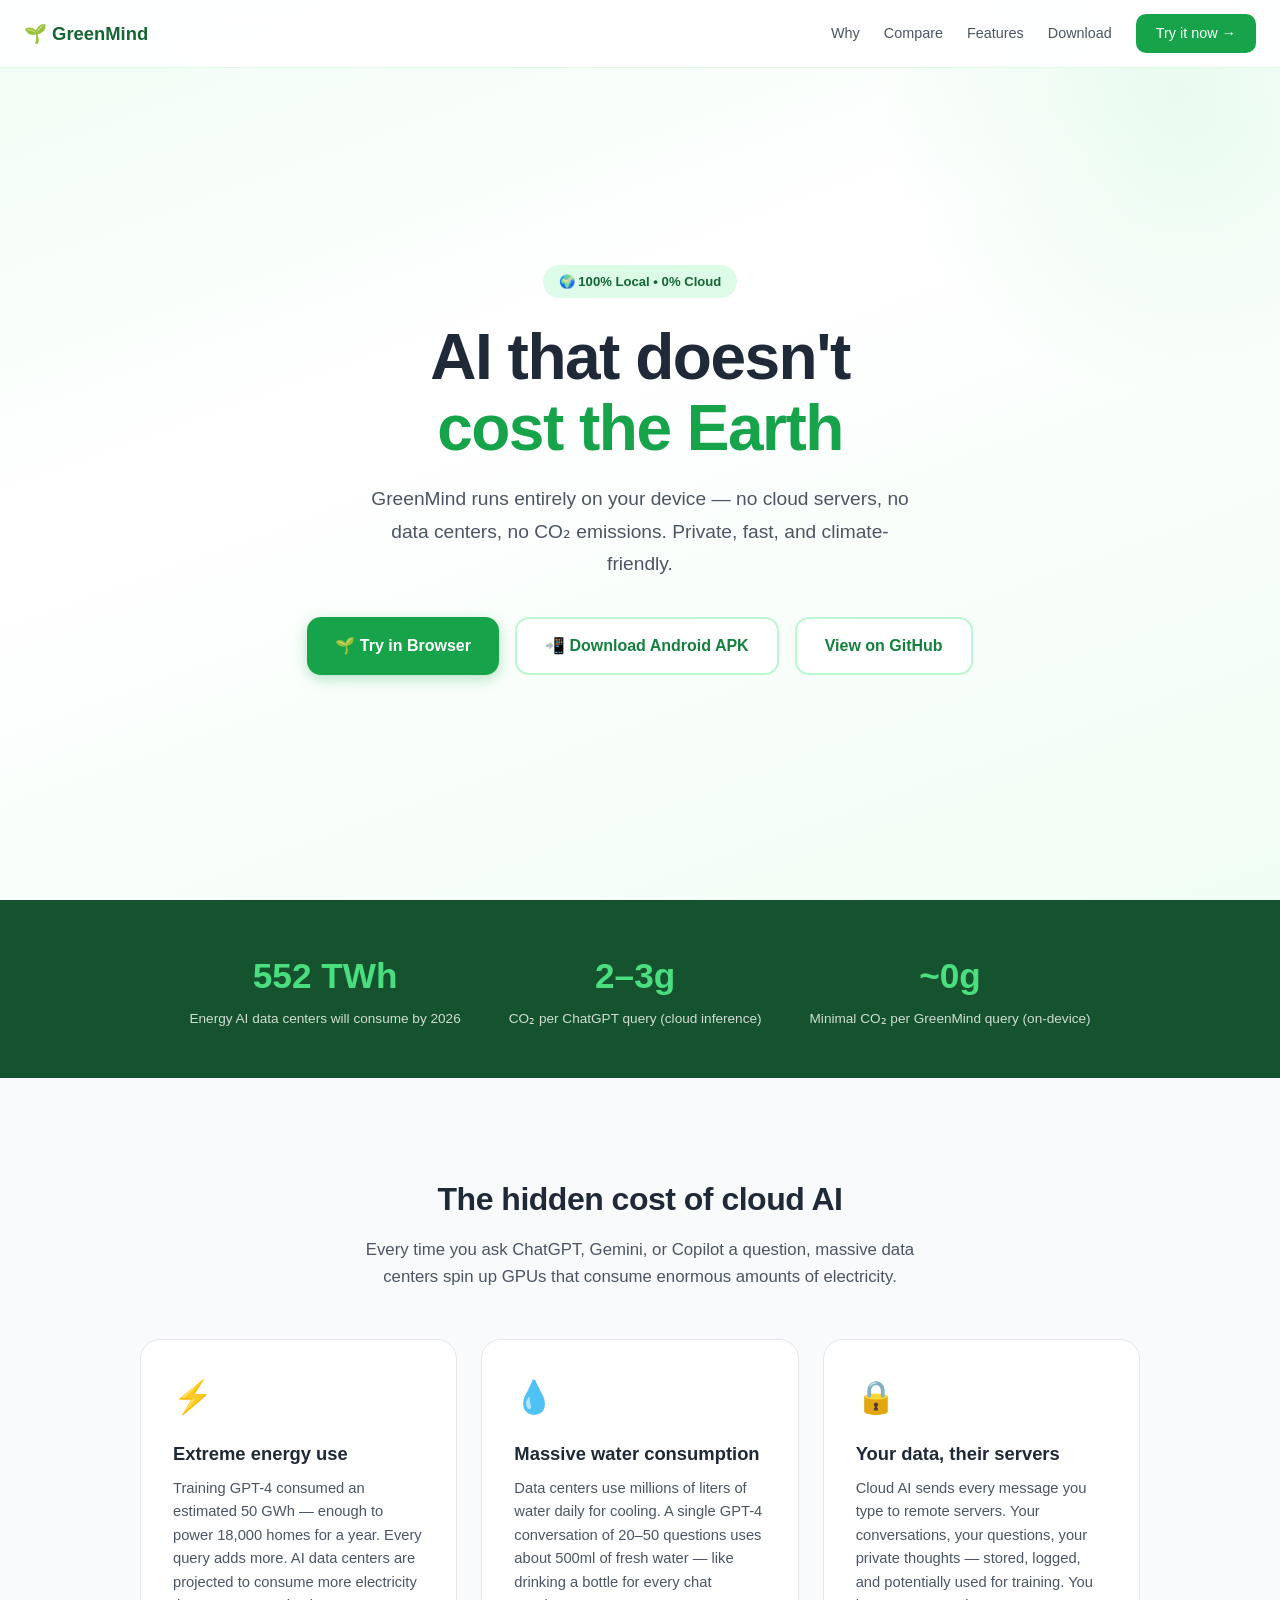
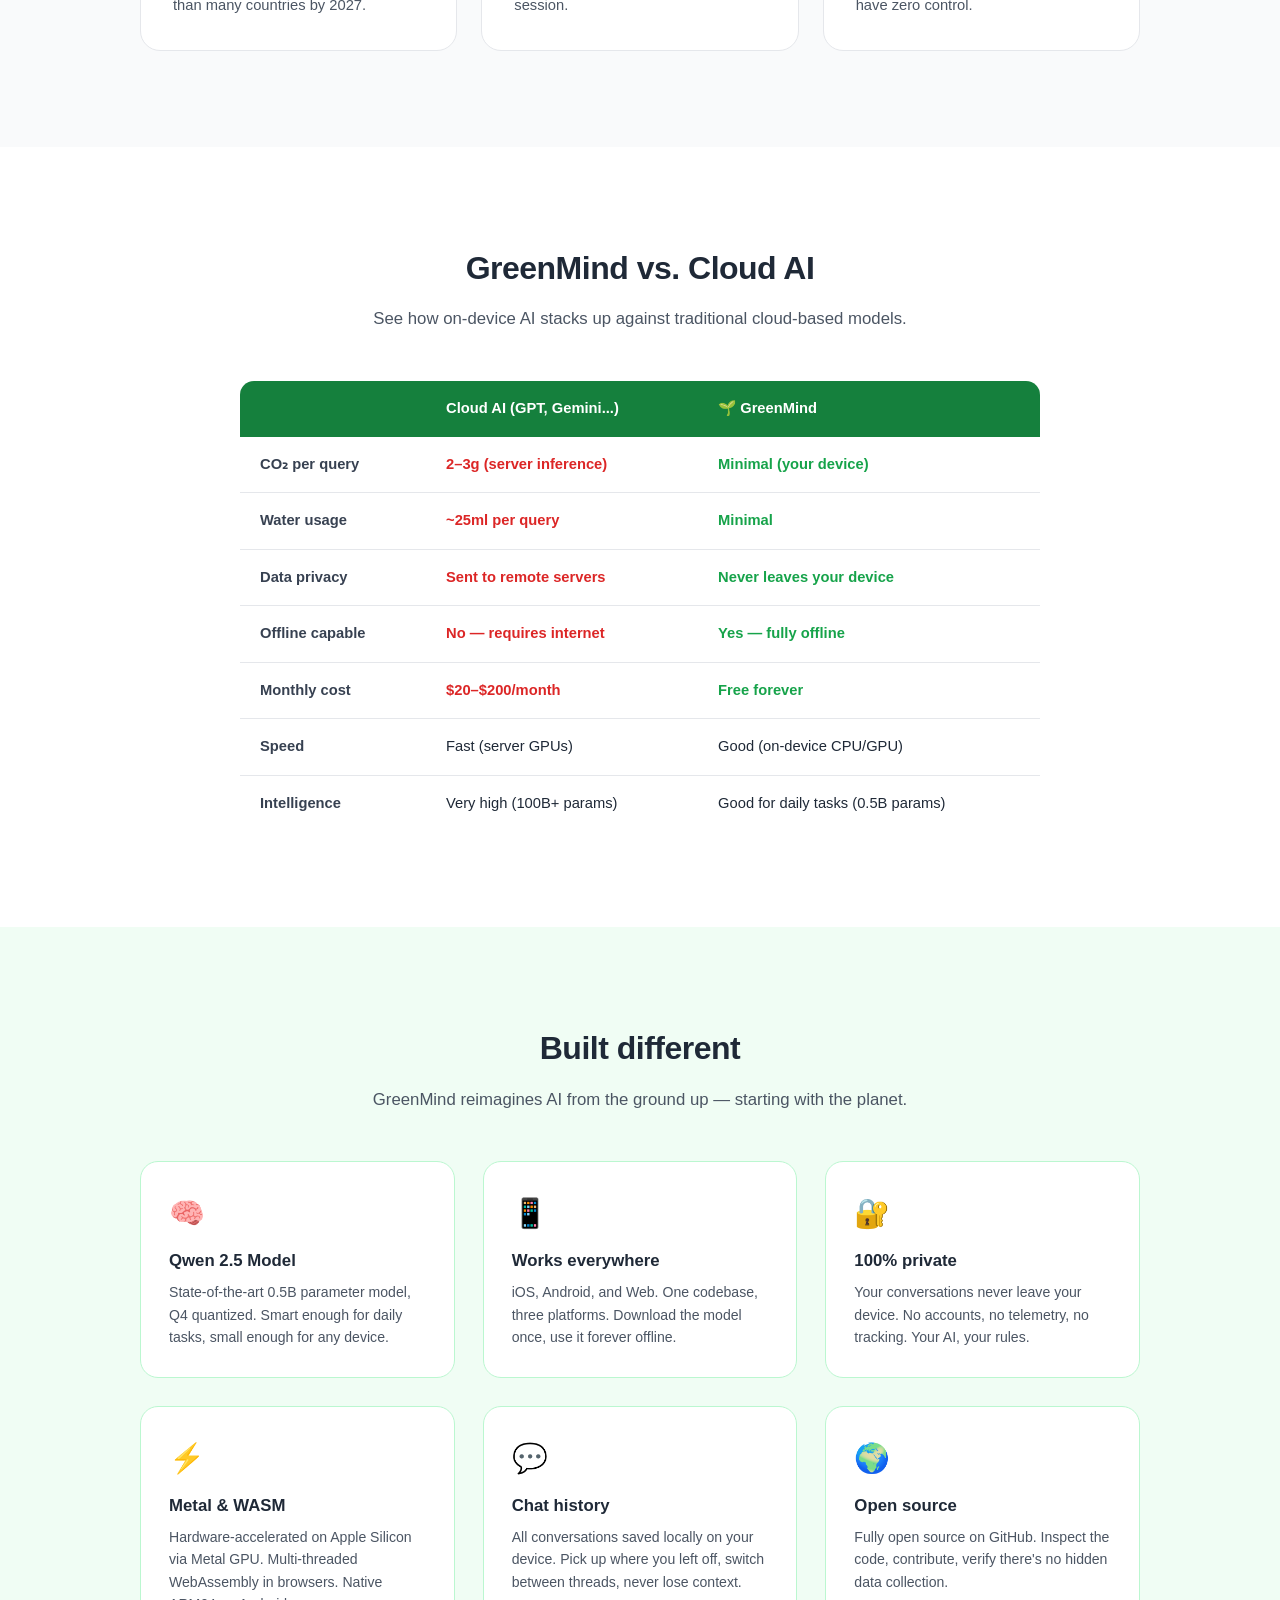
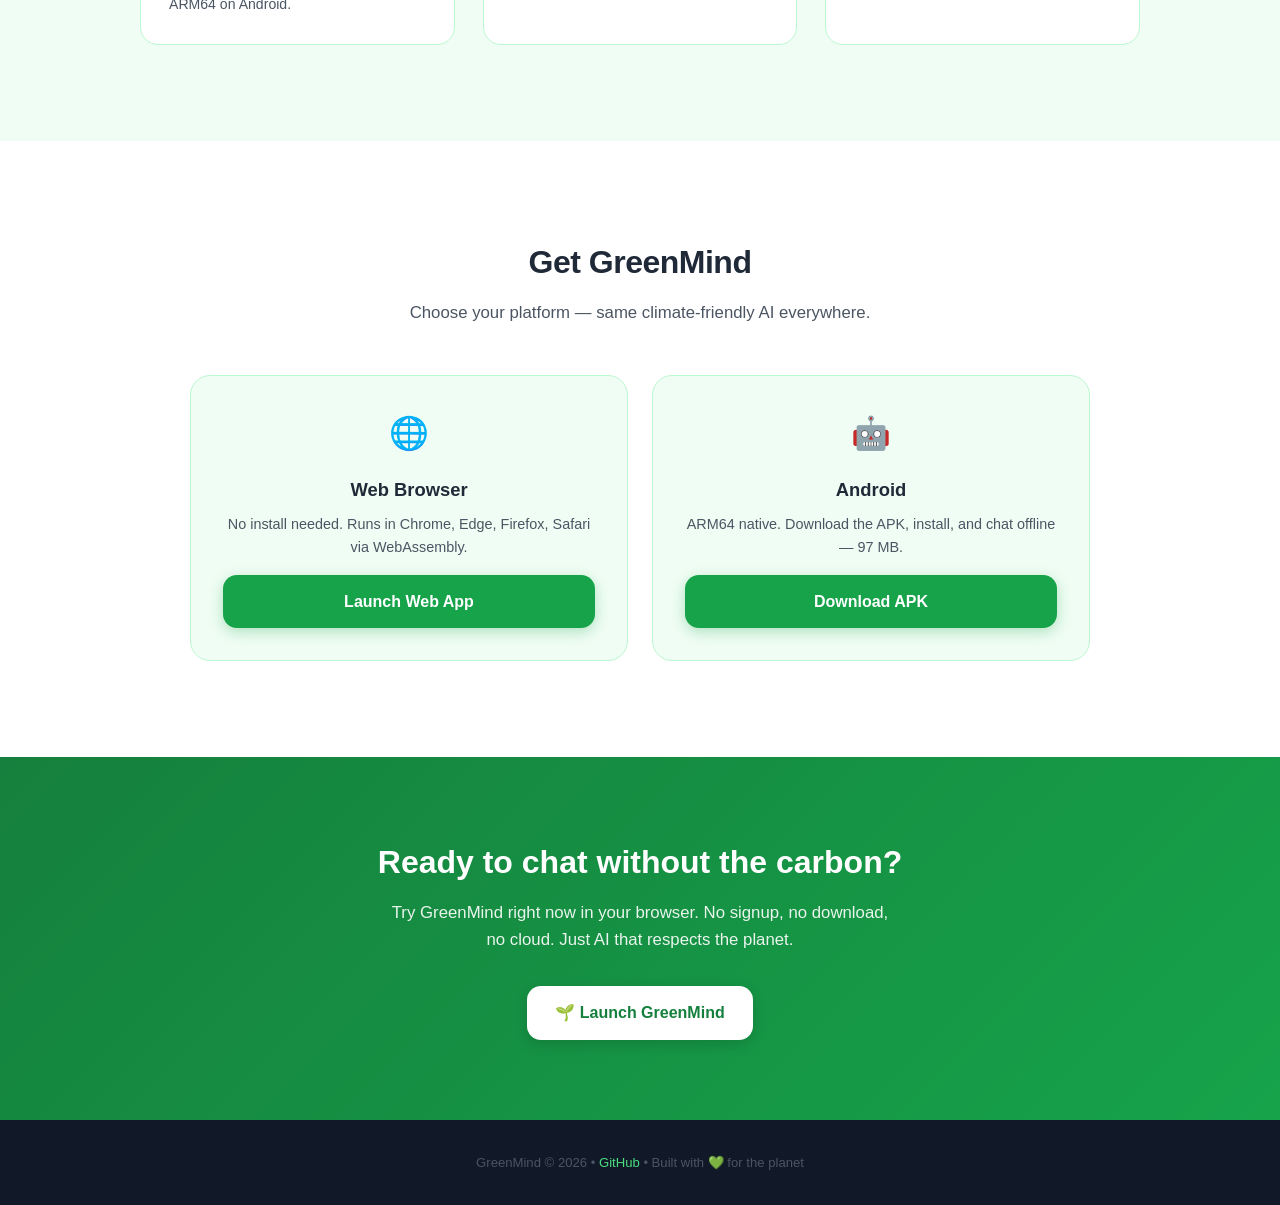
<file: index.html>
<!DOCTYPE html>
<html lang="en">
<head>
  <meta charset="UTF-8">
  <meta name="viewport" content="width=device-width, initial-scale=1.0">
  <title>GreenMind — Climate-Friendly AI</title>
  <meta name="description" content="GreenMind is an AI assistant that runs 100% on your device. Zero cloud. Minimal CO₂. Full privacy.">
  <meta name="theme-color" content="#15803d">
  <link rel="icon" href="icons/icon-192.png">
  <style>
    *, *::before, *::after { box-sizing: border-box; margin: 0; padding: 0; }

    :root {
      --green-50: #f0fdf4; --green-100: #dcfce7; --green-200: #bbf7d0;
      --green-400: #4ade80; --green-500: #22c55e; --green-600: #16a34a;
      --green-700: #15803d; --green-800: #166534; --green-900: #14532d;
      --gray-50: #f9fafb; --gray-100: #f3f4f6; --gray-200: #e5e7eb;
      --gray-600: #4b5563; --gray-700: #374151; --gray-800: #1f2937;
      --gray-900: #111827;
    }

    body {
      font-family: -apple-system, BlinkMacSystemFont, 'Segoe UI', Roboto, sans-serif;
      color: var(--gray-800);
      line-height: 1.6;
      background: white;
    }

    /* ── Nav ── */
    nav {
      position: fixed; top: 0; width: 100%; z-index: 50;
      background: rgba(255,255,255,0.92);
      backdrop-filter: blur(12px);
      border-bottom: 1px solid var(--green-100);
      padding: 14px 24px;
      display: flex; align-items: center; justify-content: space-between;
    }
    .nav-brand { display: flex; align-items: center; gap: 8px; font-weight: 700; font-size: 1.15rem; color: var(--green-800); text-decoration: none; }
    .nav-links { display: flex; gap: 24px; align-items: center; }
    .nav-links a { text-decoration: none; color: var(--gray-600); font-size: 0.9rem; font-weight: 500; transition: color 0.2s; }
    .nav-links a:hover { color: var(--green-600); }
    .nav-cta { background: var(--green-600); color: white !important; padding: 8px 20px; border-radius: 10px; font-weight: 600; }
    .nav-cta:hover { background: var(--green-700); }

    /* ── Hero ── */
    .hero {
      min-height: 100vh;
      display: flex; flex-direction: column; align-items: center; justify-content: center;
      text-align: center;
      padding: 120px 24px 80px;
      background: linear-gradient(160deg, var(--green-50) 0%, white 40%, var(--green-50) 100%);
      position: relative; overflow: hidden;
    }
    .hero::before {
      content: ''; position: absolute; top: -200px; right: -200px; width: 600px; height: 600px;
      background: radial-gradient(circle, rgba(74,222,128,0.12) 0%, transparent 70%);
      border-radius: 50%;
    }
    .hero-badge {
      display: inline-flex; align-items: center; gap: 6px;
      background: var(--green-100); color: var(--green-800);
      padding: 6px 16px; border-radius: 50px; font-size: 0.82rem; font-weight: 600;
      margin-bottom: 24px;
    }
    .hero h1 { font-size: clamp(2.5rem, 6vw, 4rem); font-weight: 800; line-height: 1.1; letter-spacing: -1.5px; max-width: 800px; }
    .hero h1 span { color: var(--green-600); }
    .hero p { margin-top: 20px; font-size: 1.2rem; color: var(--gray-600); max-width: 560px; line-height: 1.7; }
    .hero-actions { display: flex; gap: 16px; margin-top: 36px; flex-wrap: wrap; justify-content: center; }
    .btn { display: inline-flex; align-items: center; gap: 8px; padding: 14px 28px; border-radius: 14px; font-size: 1rem; font-weight: 600; text-decoration: none; border: none; cursor: pointer; transition: all 0.2s; }
    .btn-primary { background: var(--green-600); color: white; box-shadow: 0 4px 14px rgba(22,163,74,0.3); }
    .btn-primary:hover { background: var(--green-700); transform: translateY(-2px); box-shadow: 0 6px 20px rgba(22,163,74,0.35); }
    .btn-outline { background: white; color: var(--green-700); border: 2px solid var(--green-200); }
    .btn-outline:hover { background: var(--green-50); border-color: var(--green-400); }

    /* ── Stats strip ── */
    .stats {
      display: flex; justify-content: center; gap: 48px; padding: 48px 24px;
      background: var(--green-900); color: white;
    }
    .stat { text-align: center; }
    .stat-val { font-size: 2.2rem; font-weight: 800; color: var(--green-400); }
    .stat-label { font-size: 0.85rem; opacity: 0.8; margin-top: 4px; }

    /* ── Section base ── */
    section { padding: 96px 24px; }
    .section-title { font-size: 2rem; font-weight: 800; text-align: center; letter-spacing: -0.5px; }
    .section-sub { text-align: center; color: var(--gray-600); font-size: 1.05rem; max-width: 600px; margin: 12px auto 48px; }

    /* ── Problem section ── */
    .problem { background: var(--gray-50); }
    .problem-grid {
      display: grid; grid-template-columns: repeat(auto-fit, minmax(280px, 1fr));
      gap: 24px; max-width: 1000px; margin: 0 auto;
    }
    .problem-card {
      background: white; padding: 32px; border-radius: 20px;
      border: 1px solid var(--gray-200);
      transition: transform 0.2s, box-shadow 0.2s;
    }
    .problem-card:hover { transform: translateY(-4px); box-shadow: 0 12px 32px rgba(0,0,0,0.06); }
    .problem-icon { font-size: 2rem; margin-bottom: 16px; }
    .problem-card h3 { font-size: 1.15rem; font-weight: 700; margin-bottom: 8px; }
    .problem-card p { color: var(--gray-600); font-size: 0.92rem; line-height: 1.6; }

    /* ── Comparison ── */
    .comparison { background: white; }
    .compare-table {
      max-width: 800px; margin: 0 auto;
      border-collapse: collapse; width: 100%;
    }
    .compare-table th, .compare-table td { padding: 16px 20px; text-align: left; font-size: 0.92rem; }
    .compare-table thead th {
      background: var(--green-700); color: white; font-weight: 700;
    }
    .compare-table thead th:first-child { border-radius: 14px 0 0 0; }
    .compare-table thead th:last-child { border-radius: 0 14px 0 0; }
    .compare-table tbody tr { border-bottom: 1px solid var(--gray-200); }
    .compare-table tbody tr:last-child { border: none; }
    .compare-table td:first-child { font-weight: 600; color: var(--gray-700); }
    .cloud-bad { color: #dc2626; font-weight: 600; }
    .green-good { color: var(--green-600); font-weight: 600; }

    /* ── Features ── */
    .features { background: var(--green-50); }
    .feature-grid {
      display: grid; grid-template-columns: repeat(auto-fit, minmax(240px, 1fr));
      gap: 28px; max-width: 1000px; margin: 0 auto;
    }
    .feature {
      background: white; padding: 28px; border-radius: 18px;
      border: 1px solid var(--green-200);
    }
    .feature-icon { font-size: 1.8rem; margin-bottom: 12px; }
    .feature h3 { font-size: 1.05rem; font-weight: 700; margin-bottom: 6px; }
    .feature p { color: var(--gray-600); font-size: 0.88rem; line-height: 1.6; }

    /* ── Download ── */
    .download { background: white; }
    .download-grid {
      display: grid; grid-template-columns: repeat(auto-fit, minmax(260px, 1fr));
      gap: 24px; max-width: 900px; margin: 0 auto;
    }
    .download-card {
      background: var(--green-50); padding: 32px; border-radius: 20px;
      border: 1px solid var(--green-200); text-align: center;
    }
    .download-card h3 { font-size: 1.15rem; font-weight: 700; margin-bottom: 8px; }
    .download-card p { color: var(--gray-600); font-size: 0.9rem; line-height: 1.6; }

    /* ── CTA ── */
    .cta {
      text-align: center; padding: 80px 24px;
      background: linear-gradient(135deg, var(--green-700), var(--green-600));
      color: white;
    }
    .cta h2 { font-size: 2rem; font-weight: 800; }
    .cta p { opacity: 0.9; margin: 12px auto 32px; max-width: 500px; font-size: 1.05rem; }
    .cta .btn-primary { background: white; color: var(--green-700); box-shadow: 0 4px 14px rgba(0,0,0,0.15); }
    .cta .btn-primary:hover { background: var(--green-50); }

    /* ── Footer ── */
    footer {
      padding: 32px 24px; text-align: center;
      background: var(--gray-900); color: var(--gray-600);
      font-size: 0.82rem;
    }
    footer a { color: var(--green-400); text-decoration: none; }

    /* ── Responsive ── */
    @media (max-width: 640px) {
      .stats { flex-direction: column; gap: 24px; padding: 32px; }
      .nav-links a:not(.nav-cta) { display: none; }
      .compare-table { font-size: 0.82rem; }
      .compare-table th, .compare-table td { padding: 10px 12px; }
    }
  </style>
</head>
<body>

  <nav>
    <a class="nav-brand" href="#">🌱 GreenMind</a>
    <div class="nav-links">
      <a href="#problem">Why</a>
      <a href="#compare">Compare</a>
      <a href="#features">Features</a>
      <a href="#download">Download</a>
      <a href="chat.html" class="nav-cta">Try it now →</a>
    </div>
  </nav>

  <!-- Hero -->
  <section class="hero">
    <div class="hero-badge">🌍 100% Local &bull; 0% Cloud</div>
    <h1>AI that doesn't<br><span>cost the Earth</span></h1>
    <p>GreenMind runs entirely on your device — no cloud servers, no data centers, no CO₂ emissions. Private, fast, and climate-friendly.</p>
    <div class="hero-actions">
      <a href="chat.html" class="btn btn-primary">🌱 Try in Browser</a>
      <a href="https://github.com/Levi-Smokrovic/GreenMind/releases/latest/download/GreenMind.apk" class="btn btn-outline">📲 Download Android APK</a>
      <a href="https://github.com/Levi-Smokrovic/GreenMind" class="btn btn-outline">View on GitHub</a>
    </div>
  </section>

  <!-- Stats -->
  <div class="stats" id="problem">
    <div class="stat">
      <div class="stat-val">552 TWh</div>
      <div class="stat-label">Energy AI data centers will consume by 2026</div>
    </div>
    <div class="stat">
      <div class="stat-val">2–3g</div>
      <div class="stat-label">CO₂ per ChatGPT query (cloud inference)</div>
    </div>
    <div class="stat">
      <div class="stat-val">~0g</div>
      <div class="stat-label">Minimal CO₂ per GreenMind query (on-device)</div>
    </div>
  </div>

  <!-- Problem -->
  <section class="problem">
    <h2 class="section-title">The hidden cost of cloud AI</h2>
    <p class="section-sub">Every time you ask ChatGPT, Gemini, or Copilot a question, massive data centers spin up GPUs that consume enormous amounts of electricity.</p>
    <div class="problem-grid">
      <div class="problem-card">
        <div class="problem-icon">⚡</div>
        <h3>Extreme energy use</h3>
        <p>Training GPT-4 consumed an estimated 50 GWh — enough to power 18,000 homes for a year. Every query adds more. AI data centers are projected to consume more electricity than many countries by 2027.</p>
      </div>
      <div class="problem-card">
        <div class="problem-icon">💧</div>
        <h3>Massive water consumption</h3>
        <p>Data centers use millions of liters of water daily for cooling. A single GPT-4 conversation of 20–50 questions uses about 500ml of fresh water — like drinking a bottle for every chat session.</p>
      </div>
      <div class="problem-card">
        <div class="problem-icon">🔒</div>
        <h3>Your data, their servers</h3>
        <p>Cloud AI sends every message you type to remote servers. Your conversations, your questions, your private thoughts — stored, logged, and potentially used for training. You have zero control.</p>
      </div>
    </div>
  </section>

  <!-- Comparison -->
  <section class="comparison" id="compare">
    <h2 class="section-title">GreenMind vs. Cloud AI</h2>
    <p class="section-sub">See how on-device AI stacks up against traditional cloud-based models.</p>
    <table class="compare-table">
      <thead>
        <tr>
          <th></th>
          <th>Cloud AI (GPT, Gemini...)</th>
          <th>🌱 GreenMind</th>
        </tr>
      </thead>
      <tbody>
        <tr>
          <td>CO₂ per query</td>
          <td class="cloud-bad">2–3g (server inference)</td>
          <td class="green-good">Minimal (your device)</td>
        </tr>
        <tr>
          <td>Water usage</td>
          <td class="cloud-bad">~25ml per query</td>
          <td class="green-good">Minimal</td>
        </tr>
        <tr>
          <td>Data privacy</td>
          <td class="cloud-bad">Sent to remote servers</td>
          <td class="green-good">Never leaves your device</td>
        </tr>
        <tr>
          <td>Offline capable</td>
          <td class="cloud-bad">No — requires internet</td>
          <td class="green-good">Yes — fully offline</td>
        </tr>
        <tr>
          <td>Monthly cost</td>
          <td class="cloud-bad">$20–$200/month</td>
          <td class="green-good">Free forever</td>
        </tr>
        <tr>
          <td>Speed</td>
          <td>Fast (server GPUs)</td>
          <td>Good (on-device CPU/GPU)</td>
        </tr>
        <tr>
          <td>Intelligence</td>
          <td>Very high (100B+ params)</td>
          <td>Good for daily tasks (0.5B params)</td>
        </tr>
      </tbody>
    </table>
  </section>

  <!-- Features -->
  <section class="features" id="features">
    <h2 class="section-title">Built different</h2>
    <p class="section-sub">GreenMind reimagines AI from the ground up — starting with the planet.</p>
    <div class="feature-grid">
      <div class="feature">
        <div class="feature-icon">🧠</div>
        <h3>Qwen 2.5 Model</h3>
        <p>State-of-the-art 0.5B parameter model, Q4 quantized. Smart enough for daily tasks, small enough for any device.</p>
      </div>
      <div class="feature">
        <div class="feature-icon">📱</div>
        <h3>Works everywhere</h3>
        <p>iOS, Android, and Web. One codebase, three platforms. Download the model once, use it forever offline.</p>
      </div>
      <div class="feature">
        <div class="feature-icon">🔐</div>
        <h3>100% private</h3>
        <p>Your conversations never leave your device. No accounts, no telemetry, no tracking. Your AI, your rules.</p>
      </div>
      <div class="feature">
        <div class="feature-icon">⚡</div>
        <h3>Metal & WASM</h3>
        <p>Hardware-accelerated on Apple Silicon via Metal GPU. Multi-threaded WebAssembly in browsers. Native ARM64 on Android.</p>
      </div>
      <div class="feature">
        <div class="feature-icon">💬</div>
        <h3>Chat history</h3>
        <p>All conversations saved locally on your device. Pick up where you left off, switch between threads, never lose context.</p>
      </div>
      <div class="feature">
        <div class="feature-icon">🌍</div>
        <h3>Open source</h3>
        <p>Fully open source on GitHub. Inspect the code, contribute, verify there's no hidden data collection.</p>
      </div>
    </div>
  </section>

  <!-- Download -->
  <section class="download" id="download">
    <h2 class="section-title">Get GreenMind</h2>
    <p class="section-sub">Choose your platform — same climate-friendly AI everywhere.</p>
    <div class="download-grid">
      <div class="download-card">
        <div class="problem-icon">🌐</div>
        <h3>Web Browser</h3>
        <p>No install needed. Runs in Chrome, Edge, Firefox, Safari via WebAssembly.</p>
        <a href="chat.html" class="btn btn-primary" style="margin-top:16px;width:100%;justify-content:center;">Launch Web App</a>
      </div>
      <div class="download-card">
        <div class="problem-icon">🤖</div>
        <h3>Android</h3>
        <p>ARM64 native. Download the APK, install, and chat offline — 97 MB.</p>
        <a href="https://github.com/Levi-Smokrovic/GreenMind/releases/latest/download/GreenMind.apk" class="btn btn-primary" style="margin-top:16px;width:100%;justify-content:center;">Download APK</a>
      </div>
    </div>
  </section>

  <!-- CTA -->
  <section class="cta">
    <h2>Ready to chat without the carbon?</h2>
    <p>Try GreenMind right now in your browser. No signup, no download, no cloud. Just AI that respects the planet.</p>
    <a href="chat.html" class="btn btn-primary">🌱 Launch GreenMind</a>
  </section>

  <footer>
    <p>GreenMind &copy; 2026 &bull; <a href="https://github.com/Levi-Smokrovic/GreenMind">GitHub</a> &bull; Built with 💚 for the planet</p>
  </footer>

</body>
</html>
</file>
